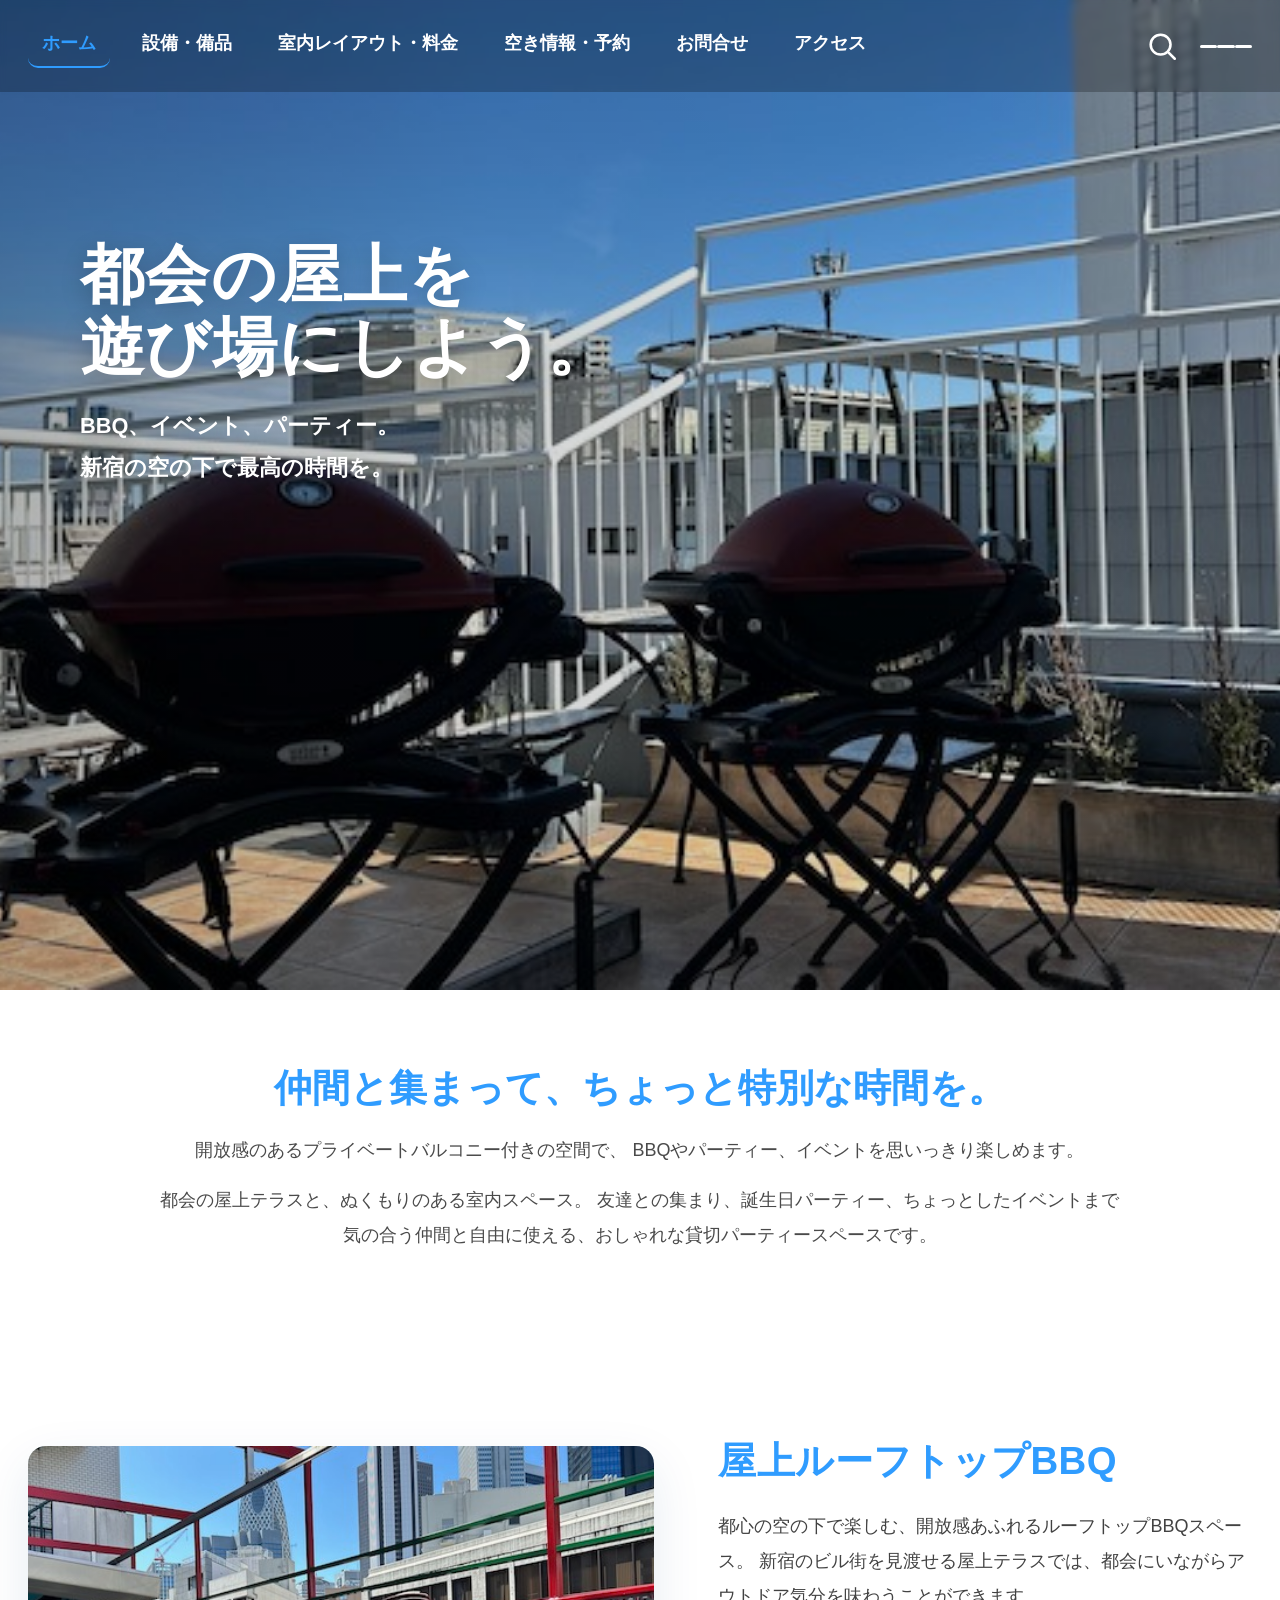
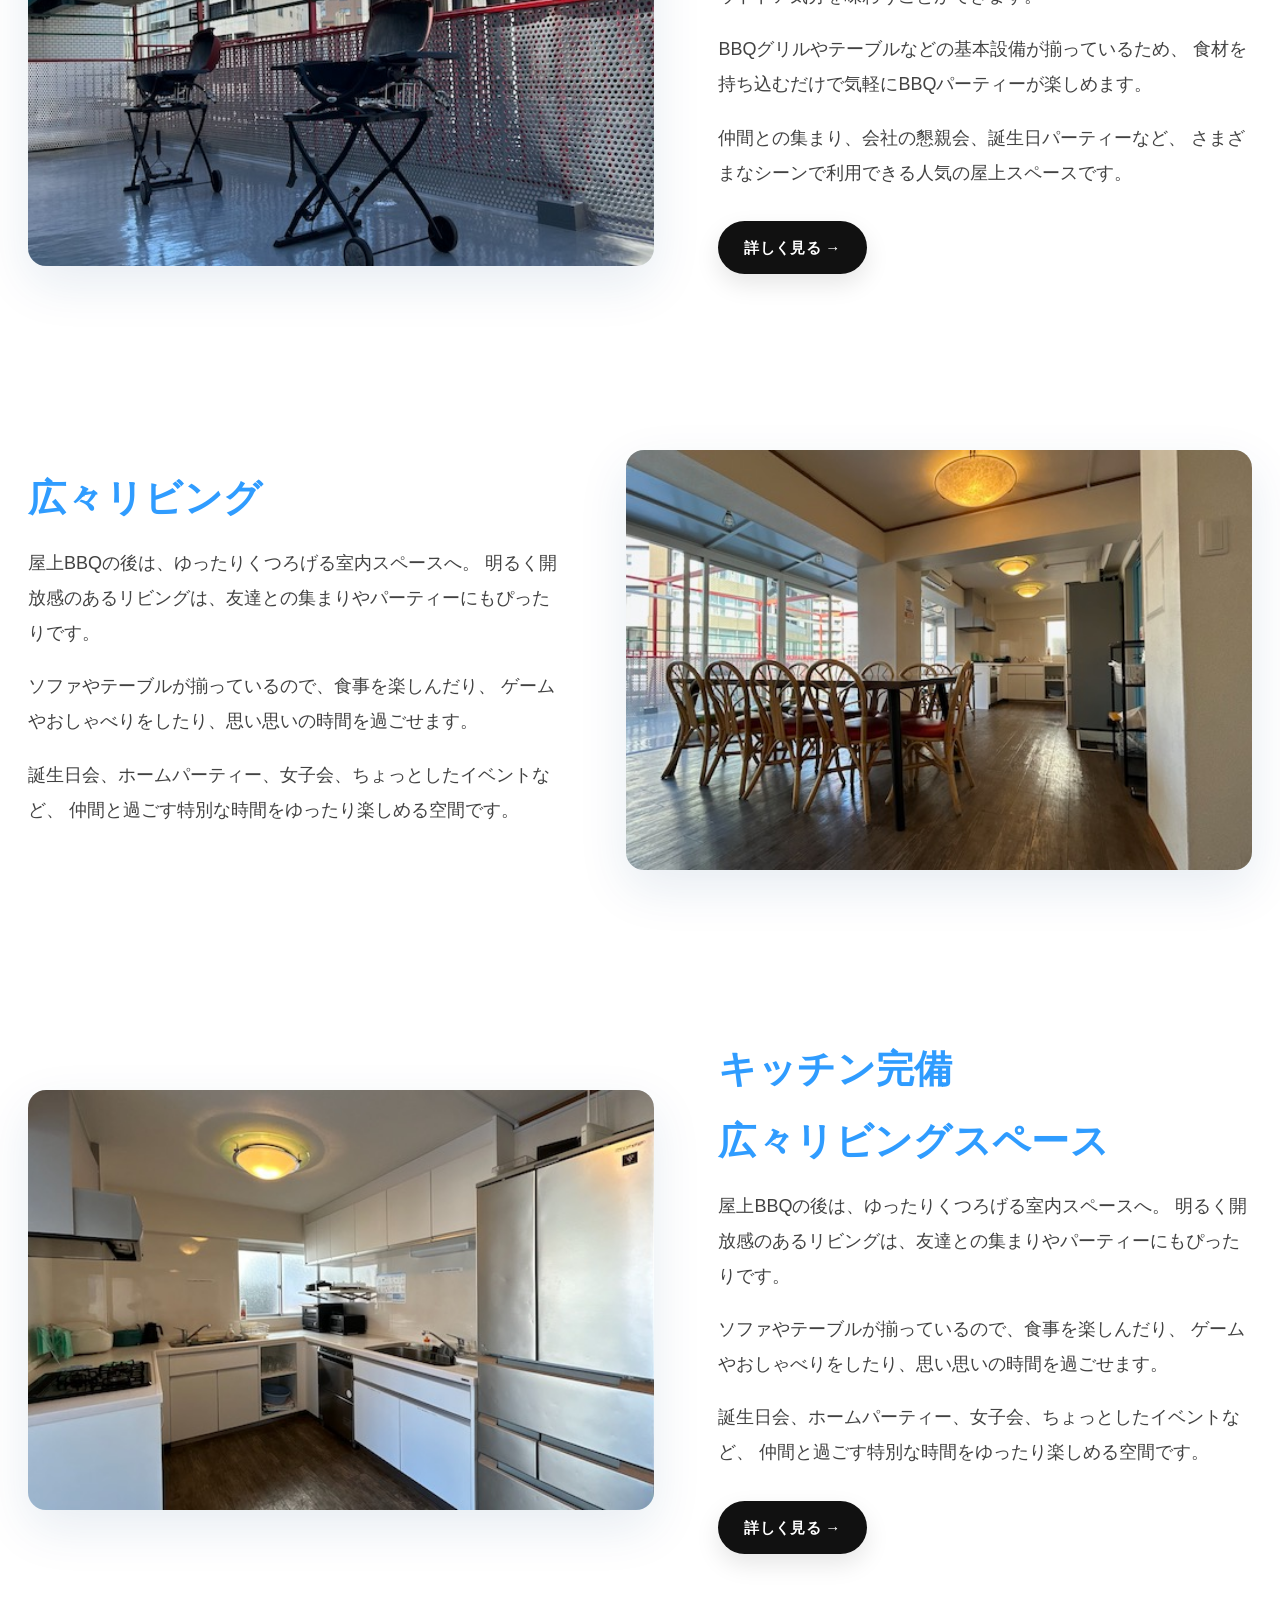
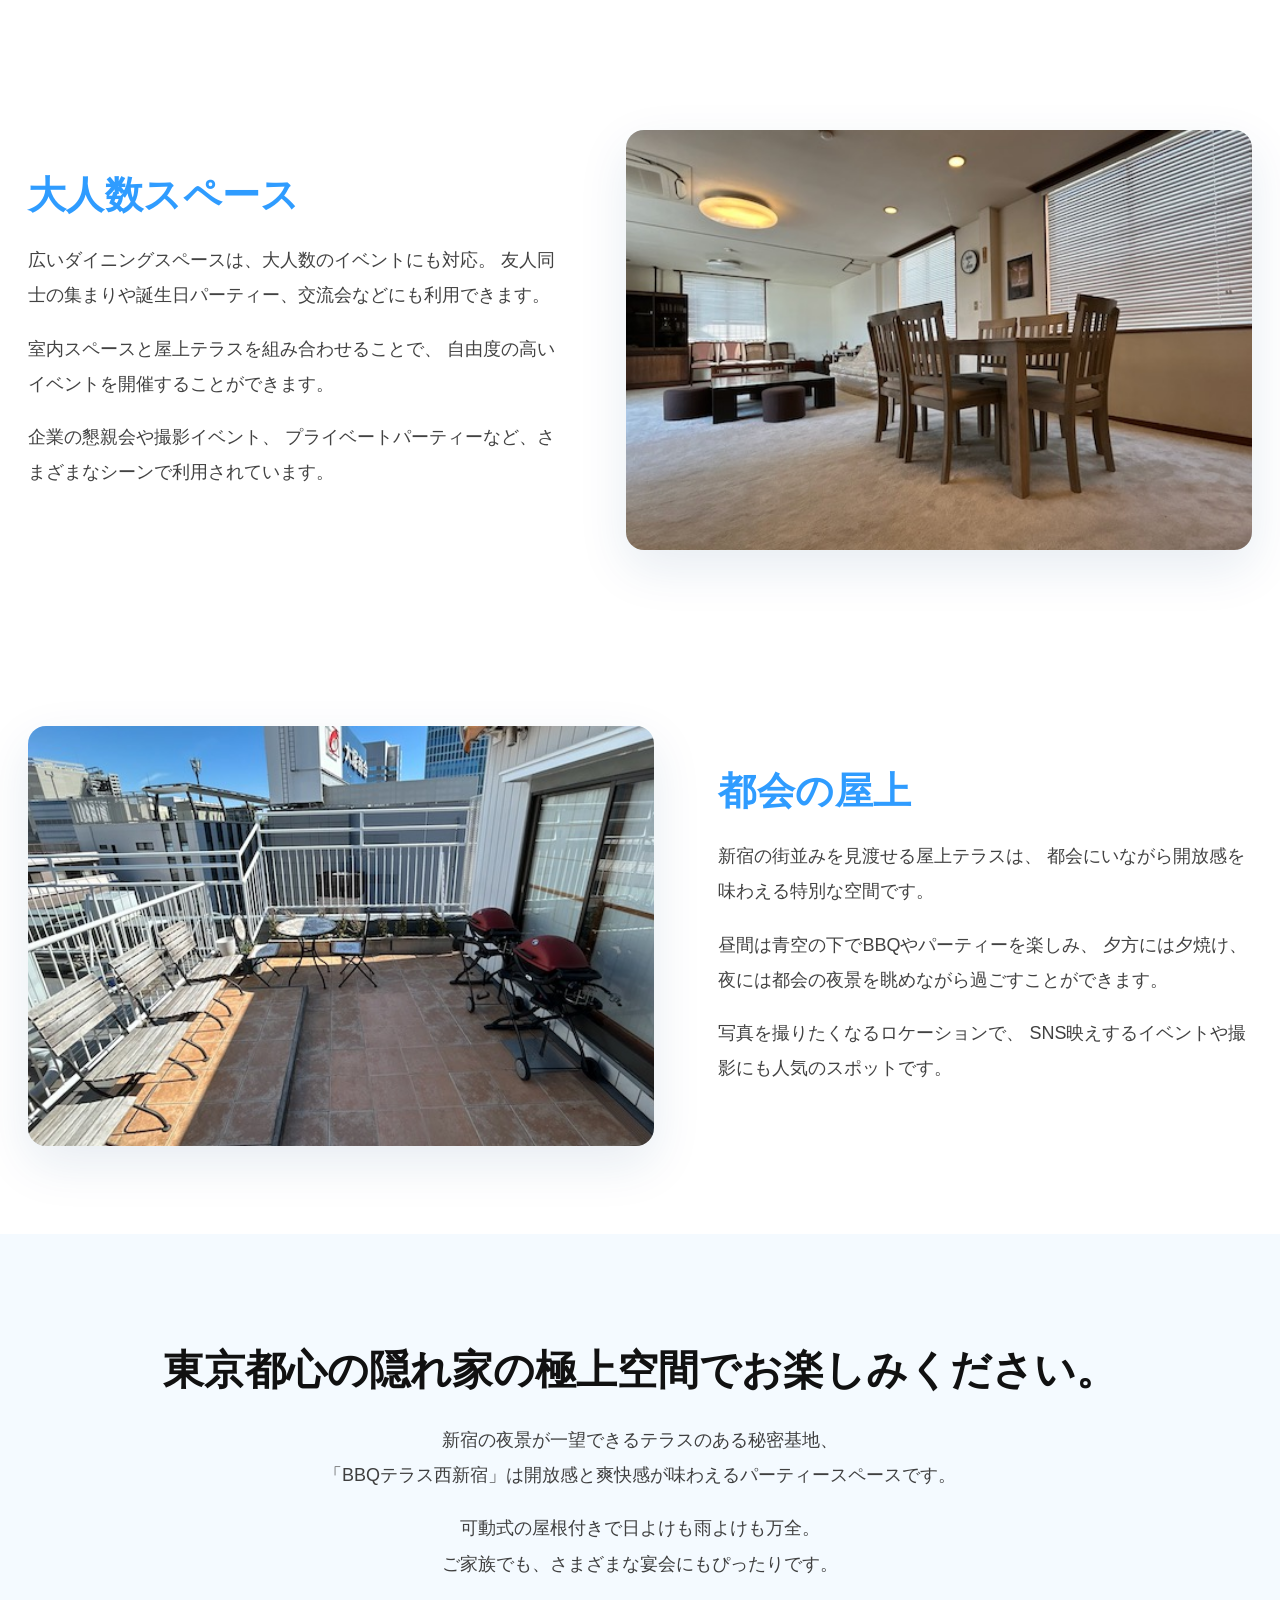
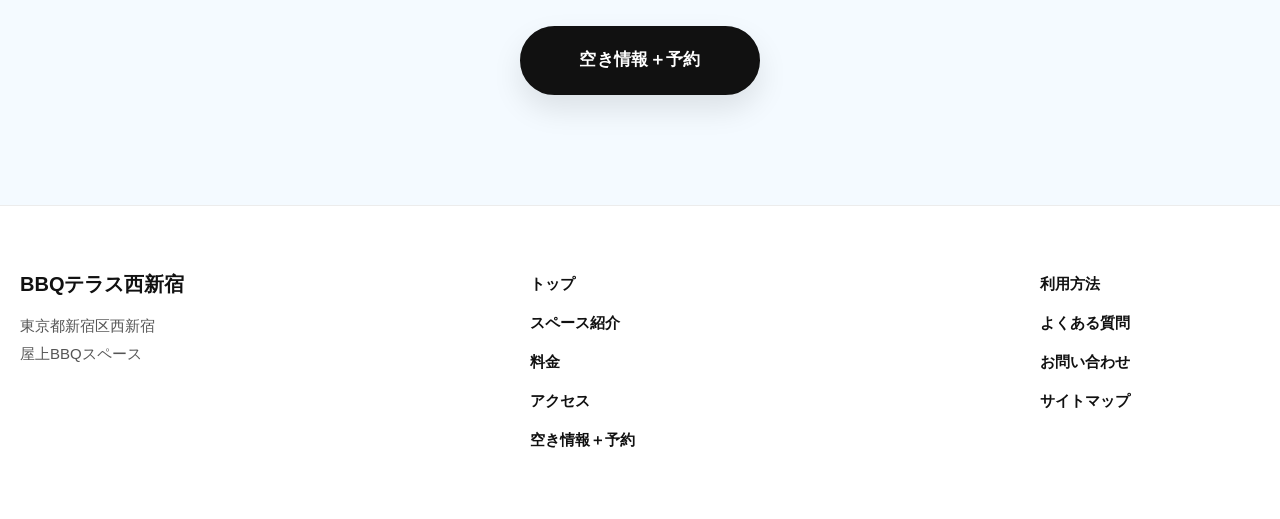
<file: index.html>
<!DOCTYPE html>
<html lang="ja">

<head>
  <meta charset="UTF-8">
  <meta name="viewport" content="width=device-width, initial-scale=1.0">

  <title>BBQテラス西新宿 | 屋上BBQ・パーティー・イベントが楽しめるレンタルスペース</title>
  <meta name="description"
    content="新宿の空の下でBBQ・パーティー・イベントを楽しめる屋上レンタルスペース。テラス付きのおしゃれな空間で、友達との集まりや誕生日会、撮影、貸切イベントにもおすすめです。">
  <meta name="keywords" content="BBQテラス西新宿, 新宿 BBQ, 屋上BBQ, パーティースペース, レンタルスペース, テラス付きスペース, 貸切パーティー, 西新宿 イベントスペース">
  <meta name="robots" content="index, follow">

  <meta property="og:type" content="website">
  <meta property="og:title" content="BBQテラス西新宿 | 屋上BBQ・パーティー・イベントが楽しめるレンタルスペース">
  <meta property="og:description"
    content="新宿の空の下でBBQ・パーティー・イベントを楽しめる屋上レンタルスペース。テラス付きのおしゃれな空間で、友達との集まりや誕生日会、撮影、貸切イベントにもおすすめです。">
  <meta property="og:image" content="IMG_1051.jpeg">
  <meta property="og:locale" content="ja_JP">
  <meta property="og:site_name" content="BBQテラス西新宿">

  <meta name="twitter:card" content="summary_large_image">
  <meta name="twitter:title" content="BBQテラス西新宿 | 屋上BBQ・パーティー・イベントが楽しめるレンタルスペース">
  <meta name="twitter:description" content="新宿の空の下でBBQ・パーティー・イベントを楽しめる屋上レンタルスペース。">
  <meta name="twitter:image" content="IMG_1051.jpeg">

  <link rel="stylesheet" href="style.css">
</head>

<body>

  <header class="site-header">
    <div class="nav">
      <div class="logo">BBQテラス西新宿</div>

      <nav class="main-nav">
        <ul class="menu">
          <li><a href="index.html" class="active">ホーム</a></li>
          <li><a href="equipment.html">設備・備品</a></li>
          <li><a href="layout-price.html">室内レイアウト・料金</a></li>
          <li><a href="reserve.html">空き情報・予約</a></li>
          <li><a href="contact.html">お問合せ</a></li>
          <li><a href="access.html">アクセス</a></li>
        </ul>

        <div class="nav-icons">
          <a href="search.html" class="icon-btn" aria-label="検索">
            <svg viewBox="0 0 24 24" aria-hidden="true">
              <circle cx="11" cy="11" r="7"></circle>
              <line x1="16.65" y1="16.65" x2="21" y2="21"></line>
            </svg>
          </a>

          <button class="icon-btn menu-toggle" type="button" aria-label="メニューを開く">
            <span></span>
            <span></span>
            <span></span>
          </button>
        </div>
      </nav>
    </div>
  </header>


  <section class="hero">

    <div class="hero-copy">

      <h1>都会の屋上を<br>遊び場にしよう。</h1>

      <p>
        BBQ、イベント、パーティー。<br>
        新宿の空の下で最高の時間を。
      </p>

    </div>

  </section>

  <section class="intro">

    <div class="intro-inner">

      <p class="lead">
        仲間と集まって、ちょっと特別な時間を。
      </p>

      <p>
        開放感のあるプライベートバルコニー付きの空間で、
        BBQやパーティー、イベントを思いっきり楽しめます。
      </p>

      <p>
        都会の屋上テラスと、ぬくもりのある室内スペース。
        友達との集まり、誕生日パーティー、ちょっとしたイベントまで
        気の合う仲間と自由に使える、おしゃれな貸切パーティースペースです。
      </p>

    </div>

  </section>

  <!-- 01 -->

  <section class="feature-block">

    <div class="feature-inner">

      <div class="feature-image">
        <img src="01.jpeg">
      </div>

      <div class="feature-text">

        <h2>屋上ルーフトップBBQ</h2>

        <p>
          都心の空の下で楽しむ、開放感あふれるルーフトップBBQスペース。
          新宿のビル街を見渡せる屋上テラスでは、都会にいながらアウトドア気分を味わうことができます。
        </p>

        <p>
          BBQグリルやテーブルなどの基本設備が揃っているため、
          食材を持ち込むだけで気軽にBBQパーティーが楽しめます。
        </p>

        <p>
          仲間との集まり、会社の懇親会、誕生日パーティーなど、
          さまざまなシーンで利用できる人気の屋上スペースです。
        </p>

        <a href="bbq.html" class="more">詳しく見る →</a>

      </div>

    </div>

  </section>



  <!-- 02 -->

  <section class="feature-block alt">

    <div class="feature-inner">

      <div class="feature-image">
        <img src="./02.jpeg">
      </div>

      <div class="feature-text">

        <h2>広々リビング</h2>

        <p>
          屋上BBQの後は、ゆったりくつろげる室内スペースへ。
          明るく開放感のあるリビングは、友達との集まりやパーティーにもぴったりです。
        </p>

        <p>
          ソファやテーブルが揃っているので、食事を楽しんだり、
          ゲームやおしゃべりをしたり、思い思いの時間を過ごせます。
        </p>

        <p>
          誕生日会、ホームパーティー、女子会、ちょっとしたイベントなど、
          仲間と過ごす特別な時間をゆったり楽しめる空間です。
        </p>

      </div>

    </div>

  </section>



  <!-- 03 -->

  <section class="feature-block">

    <div class="feature-inner">

      <div class="feature-image">
        <img src="./03.jpeg">
      </div>

      <div class="feature-text">

        <h2>キッチン完備</h2>

        <h2>広々リビングスペース</h2>

        <p>
          屋上BBQの後は、ゆったりくつろげる室内スペースへ。
          明るく開放感のあるリビングは、友達との集まりやパーティーにもぴったりです。
        </p>

        <p>
          ソファやテーブルが揃っているので、食事を楽しんだり、
          ゲームやおしゃべりをしたり、思い思いの時間を過ごせます。
        </p>

        <p>
          誕生日会、ホームパーティー、女子会、ちょっとしたイベントなど、
          仲間と過ごす特別な時間をゆったり楽しめる空間です。
        </p>

        <a href="living.html" class="more">詳しく見る →</a>

      </div>

    </div>

  </section>



  <!-- 04 -->

  <section class="feature-block alt">

    <div class="feature-inner">

      <div class="feature-image">
        <img src="./04.jpeg">
      </div>

      <div class="feature-text">

        <h2>大人数スペース</h2>

        <p>
          広いダイニングスペースは、大人数のイベントにも対応。
          友人同士の集まりや誕生日パーティー、交流会などにも利用できます。
        </p>

        <p>
          室内スペースと屋上テラスを組み合わせることで、
          自由度の高いイベントを開催することができます。
        </p>

        <p>
          企業の懇親会や撮影イベント、
          プライベートパーティーなど、さまざまなシーンで利用されています。
        </p>

      </div>

    </div>

  </section>



  <!-- 05 -->

  <section class="feature-block">

    <div class="feature-inner">

      <div class="feature-image">
        <img src="./05.jpeg">
      </div>

      <div class="feature-text">

        <h2>都会の屋上</h2>

        <p>
          新宿の街並みを見渡せる屋上テラスは、
          都会にいながら開放感を味わえる特別な空間です。
        </p>

        <p>
          昼間は青空の下でBBQやパーティーを楽しみ、
          夕方には夕焼け、夜には都会の夜景を眺めながら過ごすことができます。
        </p>

        <p>
          写真を撮りたくなるロケーションで、
          SNS映えするイベントや撮影にも人気のスポットです。
        </p>

      </div>

    </div>

  </section>

  <section class="reserve">

    <div class="reserve-inner">

      <h2>
        東京都心の隠れ家の極上空間でお楽しみください。
      </h2>

      <p>
        新宿の夜景が一望できるテラスのある秘密基地、<br>
        「BBQテラス西新宿」は開放感と爽快感が味わえるパーティースペースです。
      </p>

      <p>
        可動式の屋根付きで日よけも雨よけも万全。<br>
        ご家族でも、さまざまな宴会にもぴったりです。
      </p>

      <a href="reserve.html" class="reserve-btn">
        空き情報＋予約
      </a>

    </div>

  </section>

  <footer>

    <div class="footer-inner">

      <div class="footer-col">

        <h4>BBQテラス西新宿</h4>

        <p>
          東京都新宿区西新宿<br>
          屋上BBQスペース
        </p>

      </div>


      <div class="footer-col">

        <ul>

          <li><a href="#">トップ</a></li>
          <li><a href="#">スペース紹介</a></li>
          <li><a href="#">料金</a></li>
          <li><a href="#">アクセス</a></li>
          <li><a href="#">空き情報＋予約</a></li>

        </ul>

      </div>


      <div class="footer-col">

        <ul>

          <li><a href="#">利用方法</a></li>
          <li><a href="#">よくある質問</a></li>
          <li><a href="#">お問い合わせ</a></li>
          <li><a href="sitemap.html">サイトマップ</a></li>

        </ul>

      </div>

    </div>

  </footer>


</body>

</html>
</file>
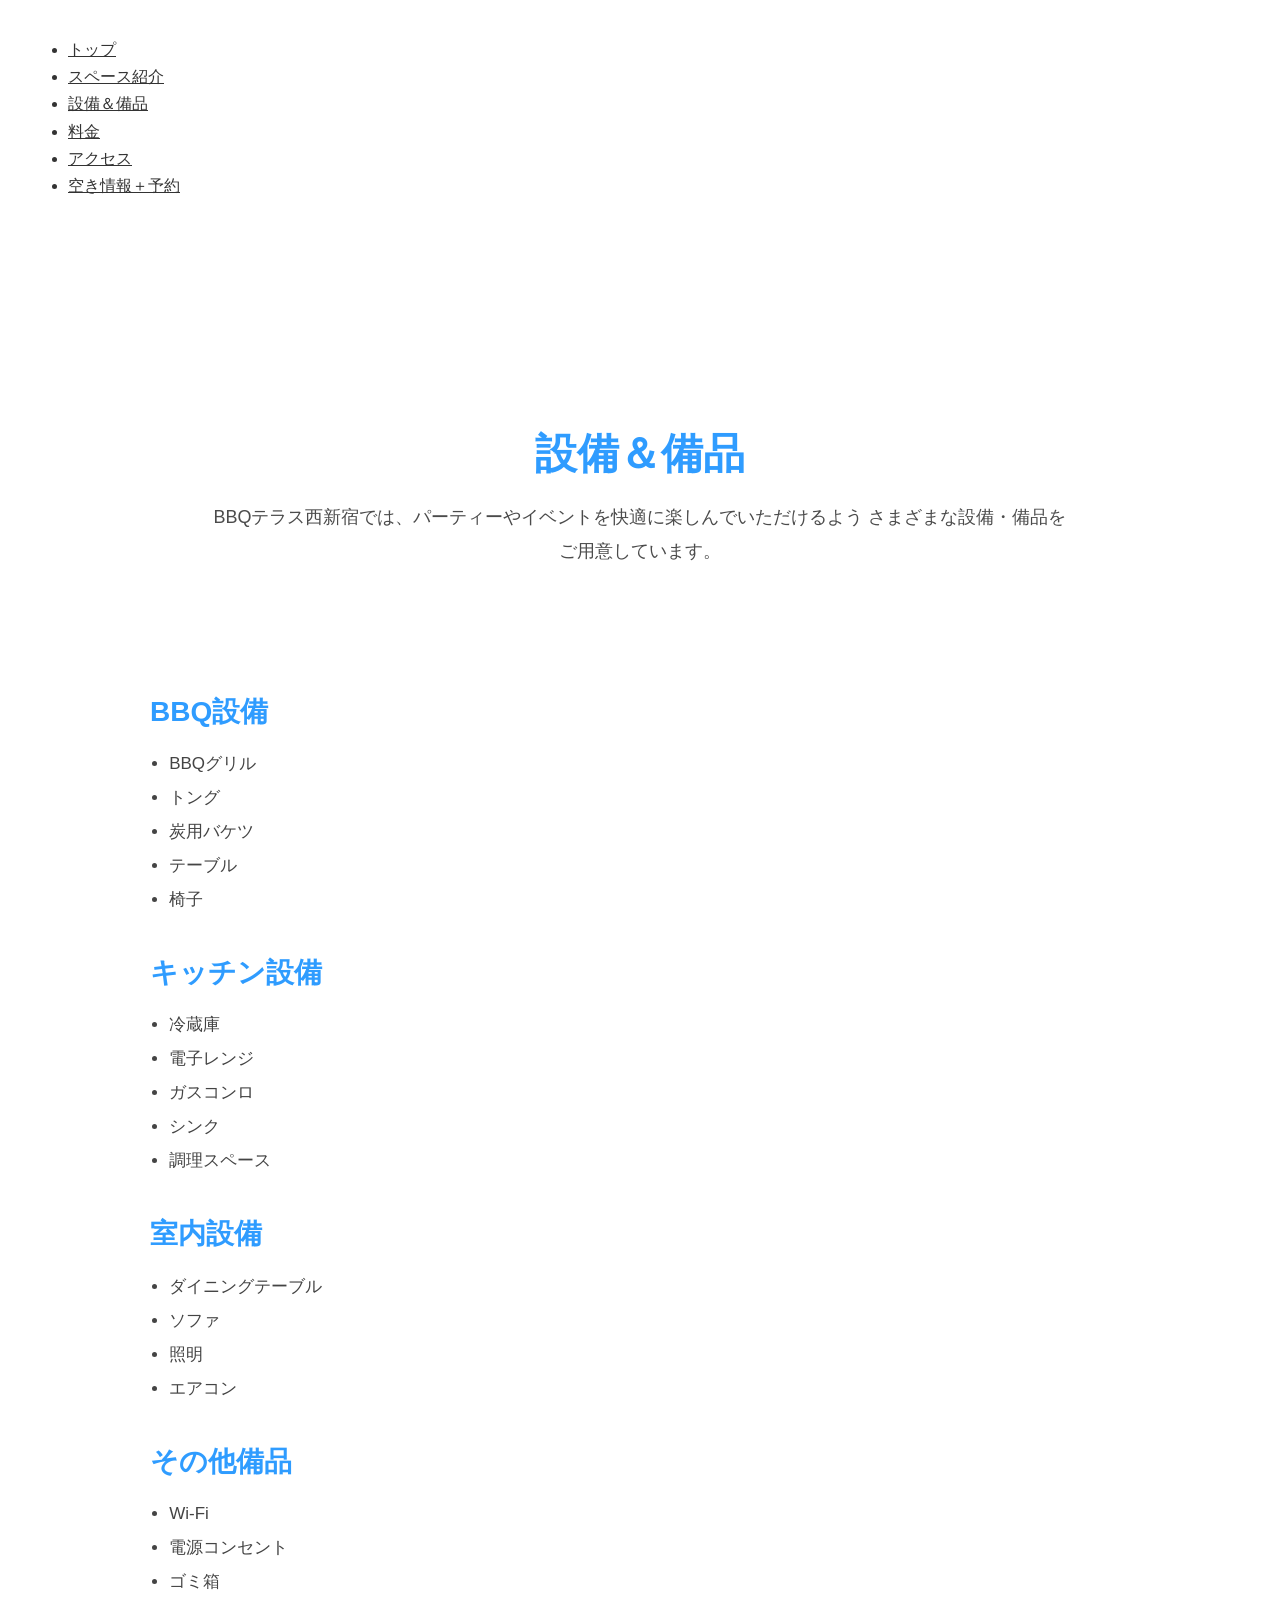
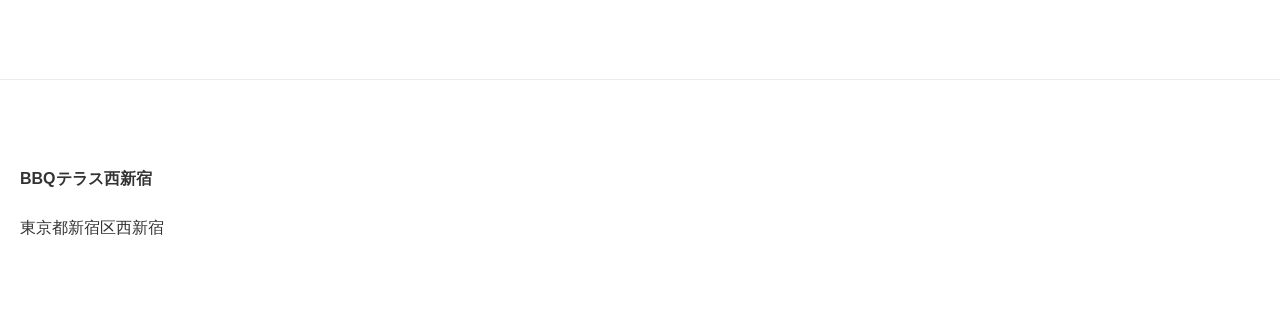
<file: equipment.html>
<!DOCTYPE html>
<html lang="ja">

<head>

    <meta charset="UTF-8">
    <meta name="viewport" content="width=device-width, initial-scale=1">

    <title>設備＆備品 | BBQテラス西新宿</title>

    <link rel="stylesheet" href="style.css">

</head>

<body>


    <header>

        <div class="nav">

            <div class="logo">
                BBQテラス西新宿
            </div>

            <ul>

                <li><a href="index.html">トップ</a></li>
                <li><a href="#">スペース紹介</a></li>
                <li><a href="equipment.html">設備＆備品</a></li>
                <li><a href="#">料金</a></li>
                <li><a href="#">アクセス</a></li>
                <li><a href="reserve.html">空き情報＋予約</a></li>

            </ul>

        </div>

    </header>



    <section class="page-title">

        <h1>設備＆備品</h1>

        <p>
            BBQテラス西新宿では、パーティーやイベントを快適に楽しんでいただけるよう
            さまざまな設備・備品をご用意しています。
        </p>

    </section>



    <section class="equipment">

        <div class="equipment-inner">


            <h2>BBQ設備</h2>

            <ul>

                <li>BBQグリル</li>
                <li>トング</li>
                <li>炭用バケツ</li>
                <li>テーブル</li>
                <li>椅子</li>

            </ul>



            <h2>キッチン設備</h2>

            <ul>

                <li>冷蔵庫</li>
                <li>電子レンジ</li>
                <li>ガスコンロ</li>
                <li>シンク</li>
                <li>調理スペース</li>

            </ul>



            <h2>室内設備</h2>

            <ul>

                <li>ダイニングテーブル</li>
                <li>ソファ</li>
                <li>照明</li>
                <li>エアコン</li>

            </ul>



            <h2>その他備品</h2>

            <ul>

                <li>Wi-Fi</li>
                <li>電源コンセント</li>
                <li>ゴミ箱</li>

            </ul>


        </div>

    </section>



    <footer>

        <div class="footer-inner">

            <div>

                <h4>BBQテラス西新宿</h4>

                <p>
                    東京都新宿区西新宿
                </p>

            </div>

        </div>

    </footer>


</body>

</html>
</file>
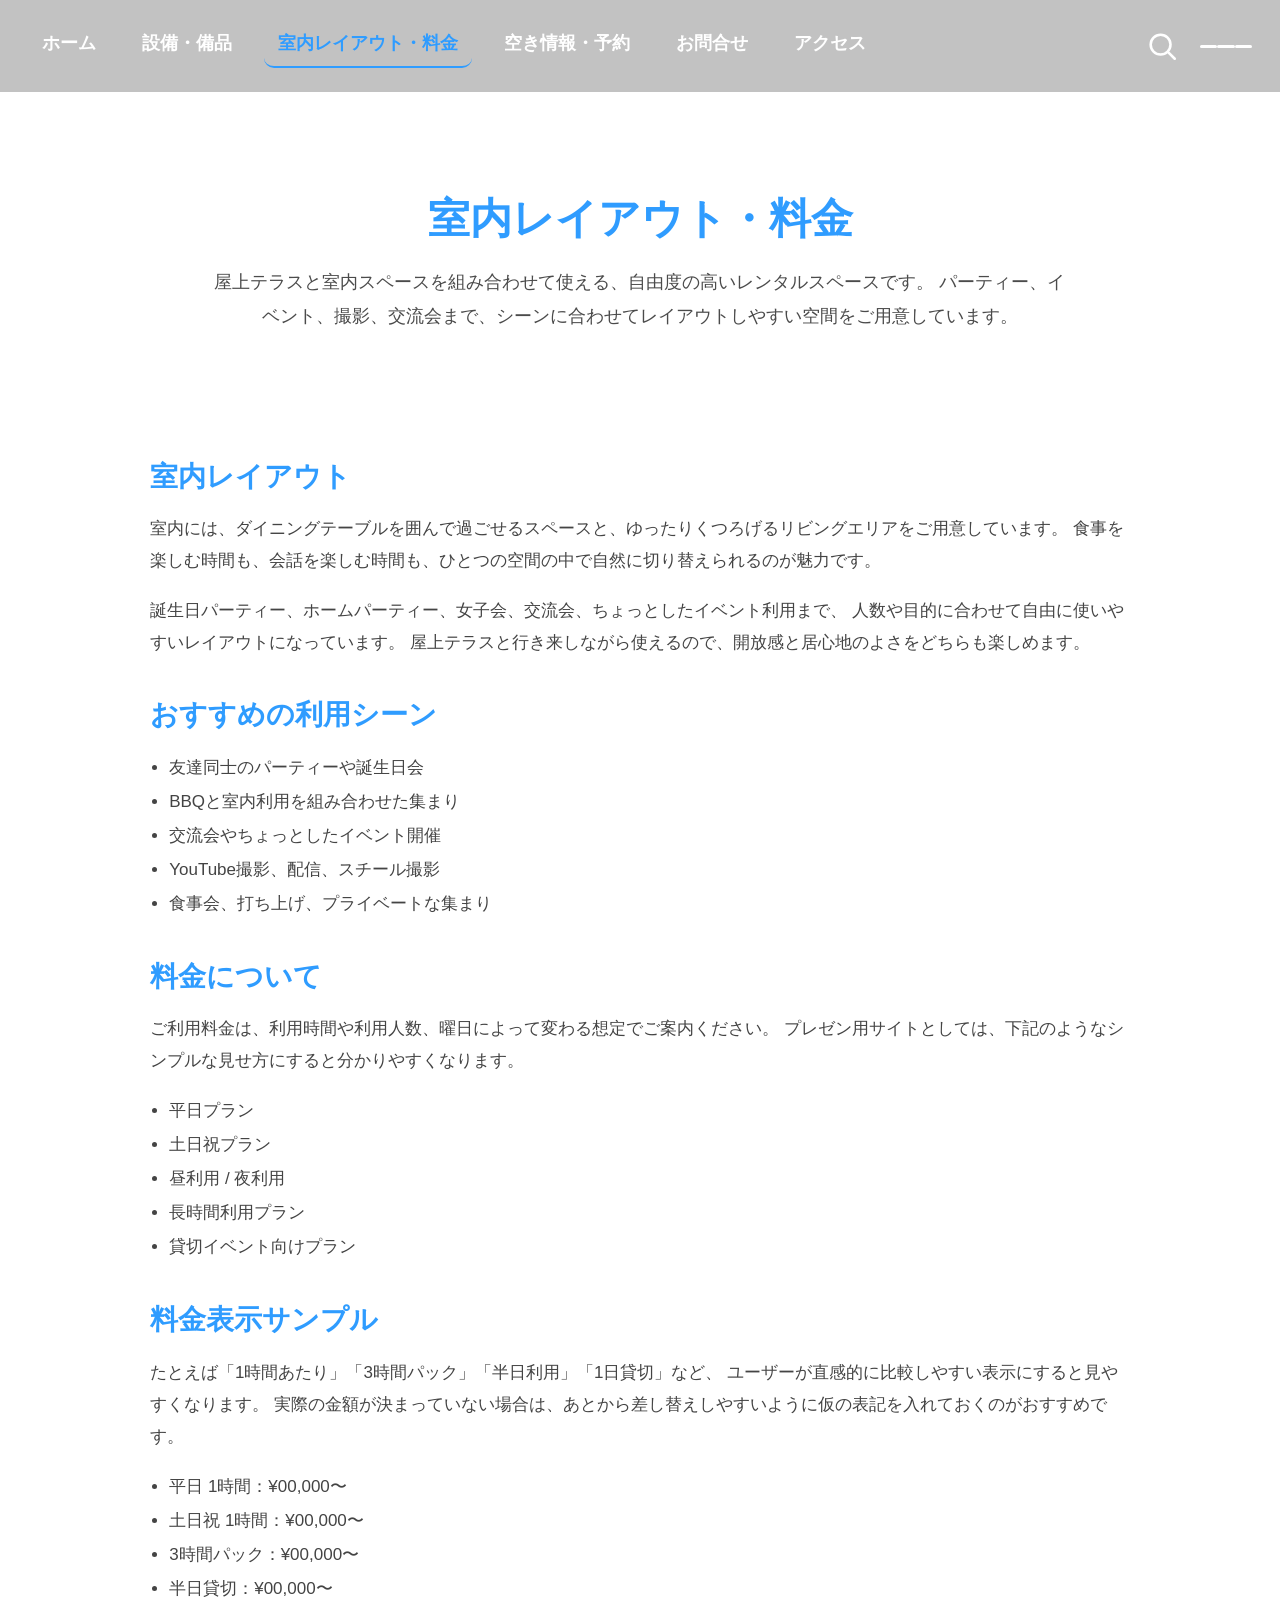
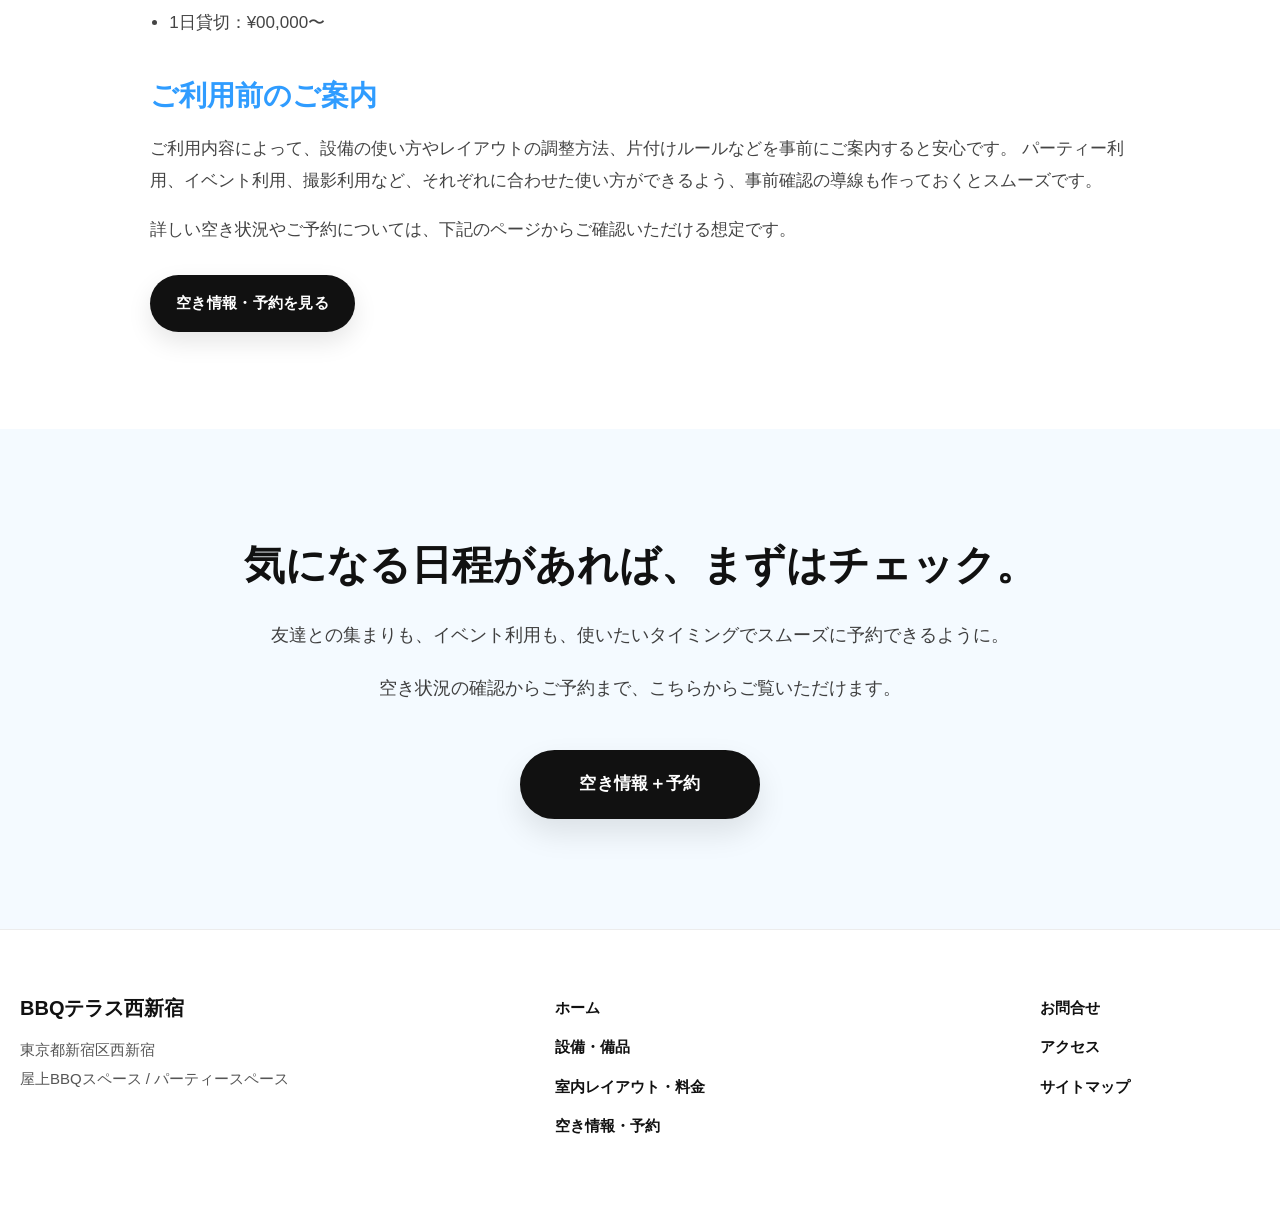
<file: layout-price.html>
<!DOCTYPE html>
<html lang="ja">

<head>
    <meta charset="UTF-8">
    <meta name="viewport" content="width=device-width, initial-scale=1.0">
    <title>室内レイアウト・料金 | BBQテラス西新宿</title>
    <link rel="stylesheet" href="style.css">
</head>

<body>

    <header class="site-header">
        <div class="nav">
            <div class="logo">BBQテラス西新宿</div>

            <nav class="main-nav">
                <ul class="menu">
                    <li><a href="index.html">ホーム</a></li>
                    <li><a href="equipment.html">設備・備品</a></li>
                    <li><a href="layout-price.html" class="active">室内レイアウト・料金</a></li>
                    <li><a href="reserve.html">空き情報・予約</a></li>
                    <li><a href="contact.html">お問合せ</a></li>
                    <li><a href="access.html">アクセス</a></li>
                </ul>

                <div class="nav-icons">
                    <a href="search.html" class="icon-btn" aria-label="検索">
                        <svg viewBox="0 0 24 24" aria-hidden="true">
                            <circle cx="11" cy="11" r="7"></circle>
                            <line x1="16.65" y1="16.65" x2="21" y2="21"></line>
                        </svg>
                    </a>

                    <button class="icon-btn menu-toggle" type="button" aria-label="メニューを開く">
                        <span></span>
                        <span></span>
                        <span></span>
                    </button>
                </div>
            </nav>
        </div>
    </header>

    <section class="page-title">
        <h1>室内レイアウト・料金</h1>
        <p>
            屋上テラスと室内スペースを組み合わせて使える、自由度の高いレンタルスペースです。
            パーティー、イベント、撮影、交流会まで、シーンに合わせてレイアウトしやすい空間をご用意しています。
        </p>
    </section>

    <section class="layout-price">
        <div class="layout-price-inner">

            <h2>室内レイアウト</h2>
            <p>
                室内には、ダイニングテーブルを囲んで過ごせるスペースと、ゆったりくつろげるリビングエリアをご用意しています。
                食事を楽しむ時間も、会話を楽しむ時間も、ひとつの空間の中で自然に切り替えられるのが魅力です。
            </p>
            <p>
                誕生日パーティー、ホームパーティー、女子会、交流会、ちょっとしたイベント利用まで、
                人数や目的に合わせて自由に使いやすいレイアウトになっています。
                屋上テラスと行き来しながら使えるので、開放感と居心地のよさをどちらも楽しめます。
            </p>

            <h2>おすすめの利用シーン</h2>
            <ul>
                <li>友達同士のパーティーや誕生日会</li>
                <li>BBQと室内利用を組み合わせた集まり</li>
                <li>交流会やちょっとしたイベント開催</li>
                <li>YouTube撮影、配信、スチール撮影</li>
                <li>食事会、打ち上げ、プライベートな集まり</li>
            </ul>

            <h2>料金について</h2>
            <p>
                ご利用料金は、利用時間や利用人数、曜日によって変わる想定でご案内ください。
                プレゼン用サイトとしては、下記のようなシンプルな見せ方にすると分かりやすくなります。
            </p>
            <ul>
                <li>平日プラン</li>
                <li>土日祝プラン</li>
                <li>昼利用 / 夜利用</li>
                <li>長時間利用プラン</li>
                <li>貸切イベント向けプラン</li>
            </ul>

            <h2>料金表示サンプル</h2>
            <p>
                たとえば「1時間あたり」「3時間パック」「半日利用」「1日貸切」など、
                ユーザーが直感的に比較しやすい表示にすると見やすくなります。
                実際の金額が決まっていない場合は、あとから差し替えしやすいように仮の表記を入れておくのがおすすめです。
            </p>

            <ul>
                <li>平日 1時間：¥00,000〜</li>
                <li>土日祝 1時間：¥00,000〜</li>
                <li>3時間パック：¥00,000〜</li>
                <li>半日貸切：¥00,000〜</li>
                <li>1日貸切：¥00,000〜</li>
            </ul>

            <h2>ご利用前のご案内</h2>
            <p>
                ご利用内容によって、設備の使い方やレイアウトの調整方法、片付けルールなどを事前にご案内すると安心です。
                パーティー利用、イベント利用、撮影利用など、それぞれに合わせた使い方ができるよう、事前確認の導線も作っておくとスムーズです。
            </p>
            <p>
                詳しい空き状況やご予約については、下記のページからご確認いただける想定です。
            </p>

            <p>
                <a href="reserve.html" class="more">空き情報・予約を見る</a>
            </p>

        </div>
    </section>

    <section class="reserve">
        <div class="reserve-inner">
            <h2>気になる日程があれば、まずはチェック。</h2>
            <p>
                友達との集まりも、イベント利用も、使いたいタイミングでスムーズに予約できるように。
            </p>
            <p>
                空き状況の確認からご予約まで、こちらからご覧いただけます。
            </p>
            <a href="reserve.html" class="reserve-btn">空き情報＋予約</a>
        </div>
    </section>

    <footer>
        <div class="footer-inner">

            <div class="footer-col">
                <h4>BBQテラス西新宿</h4>
                <p>
                    東京都新宿区西新宿<br>
                    屋上BBQスペース / パーティースペース
                </p>
            </div>

            <div class="footer-col">
                <ul>
                    <li><a href="index.html">ホーム</a></li>
                    <li><a href="equipment.html">設備・備品</a></li>
                    <li><a href="layout-price.html">室内レイアウト・料金</a></li>
                    <li><a href="reserve.html">空き情報・予約</a></li>
                </ul>
            </div>

            <div class="footer-col">
                <ul>
                    <li><a href="contact.html">お問合せ</a></li>
                    <li><a href="access.html">アクセス</a></li>
                    <li><a href="sitemap.html">サイトマップ</a></li>
                </ul>
            </div>

        </div>
    </footer>

</body>

</html>
</file>
<file: style.css>
* {
    box-sizing: border-box;
}

html {
    scroll-behavior: smooth;
}

body {
    margin: 0;
    font-family: -apple-system, BlinkMacSystemFont, "Segoe UI", Roboto, "Hiragino Kaku Gothic ProN", "Hiragino Sans", "Yu Gothic", Meiryo, sans-serif;
    background: #ffffff;
    color: #333333;
    line-height: 1.7;
}

img {
    max-width: 100%;
    height: auto;
    display: block;
}

a {
    color: inherit;
}


/* =========================
   header / navigation
========================= */

.site-header {
    position: fixed;
    top: 0;
    left: 0;
    width: 100%;
    z-index: 1000;
    background: rgba(0, 0, 0, 0.24);
    backdrop-filter: blur(3px);
    -webkit-backdrop-filter: blur(3px);
}

.nav {
    max-width: 1400px;
    margin: 0 auto;
    padding: 20px 28px;
    display: flex;
    align-items: center;
    justify-content: space-between;
    gap: 24px;
}

.logo {
    display: none;
}

.main-nav {
    width: 100%;
    display: flex;
    align-items: center;
    justify-content: space-between;
    gap: 24px;
}

.menu {
    display: flex;
    align-items: center;
    gap: 18px;
    list-style: none;
    margin: 0;
    padding: 0;
    flex-wrap: wrap;
}

.menu li {
    margin: 0;
    padding: 0;
}

.menu a {
    display: inline-block;
    padding: 10px 14px 14px;
    color: #ffffff;
    text-decoration: none;
    font-weight: 800;
    font-size: 18px;
    line-height: 1;
    border-radius: 10px;
    border-bottom: 2px solid transparent;
    transition: color 0.25s ease, border-color 0.25s ease, background-color 0.25s ease, opacity 0.25s ease;
}

.menu a:hover,
.menu a.active {
    color: #2f9cff;
    border-bottom-color: #2f9cff;
}

.nav-icons {
    display: flex;
    align-items: center;
    gap: 12px;
    flex-shrink: 0;
}

.icon-btn {
    width: 52px;
    height: 52px;
    display: inline-flex;
    align-items: center;
    justify-content: center;
    border: none;
    background: transparent;
    border-radius: 12px;
    cursor: pointer;
    transition: background-color 0.25s ease, opacity 0.25s ease;
    text-decoration: none;
    padding: 0;
}

.icon-btn:hover {
    background: rgba(47, 156, 255, 0.14);
}

.icon-btn svg {
    width: 34px;
    height: 34px;
    stroke: #ffffff;
    stroke-width: 1.8;
    fill: none;
    stroke-linecap: round;
    stroke-linejoin: round;
}

.menu-toggle span {
    display: block;
    width: 30px;
    height: 3px;
    background: #ffffff;
    border-radius: 999px;
    margin: 4px 0;
    transition: background-color 0.25s ease;
}

.menu-toggle:hover span {
    background: #2f9cff;
}


/* =========================
   hero
========================= */

.hero {
    position: relative;
    width: 100%;
    min-height: 110vh;
    padding-top: 120px;
    background-image: url("IMG_1051.jpeg");
    background-size: cover;
    background-position: center center;
    background-repeat: no-repeat;
    overflow: hidden;
}

.hero::before {
    content: "";
    position: absolute;
    inset: 0;
    background: linear-gradient(90deg,
            rgba(0, 0, 0, 0.30) 0%,
            rgba(0, 0, 0, 0.16) 38%,
            rgba(0, 0, 0, 0.08) 100%);
}

.hero-copy {
    position: relative;
    z-index: 2;
    max-width: 1200px;
    margin: 0 auto;
    padding: 120px 40px 160px;
    color: #ffffff;
}

.hero-copy h1 {
    margin: 0 0 22px;
    font-size: clamp(40px, 5vw, 76px);
    line-height: 1.12;
    font-weight: 900;
    letter-spacing: 0.02em;
    max-width: 900px;
    text-shadow: 0 8px 24px rgba(0, 0, 0, 0.22);
}

.hero-copy p {
    margin: 0;
    font-size: clamp(17px, 1.7vw, 24px);
    line-height: 1.9;
    font-weight: 600;
    max-width: 760px;
    text-shadow: 0 4px 16px rgba(0, 0, 0, 0.22);
}


/* =========================
   intro
========================= */

.intro {
    background: #ffffff;
    padding: 72px 20px 82px;
}

.intro-inner {
    max-width: 980px;
    margin: 0 auto;
    text-align: center;
}

.intro .lead {
    margin: 0 0 18px;
    font-size: clamp(26px, 3vw, 38px);
    font-weight: 800;
    color: #2f9cff;
    line-height: 1.4;
}

.intro p {
    margin: 0 0 16px;
    font-size: 18px;
    line-height: 1.9;
    color: #4a4a4a;
}


/* =========================
   feature blocks
========================= */

.feature-block {
    width: 100%;
    padding: 88px 0;
    background: #ffffff;
}

.feature-inner {
    max-width: 1320px;
    margin: 0 auto;
    padding: 0 28px;
    display: flex;
    align-items: center;
    gap: 64px;
}

.alt .feature-inner {
    flex-direction: row-reverse;
}

.feature-image {
    flex: 1 1 54%;
    height: 420px;
    border-radius: 18px;
    overflow: hidden;
    background: #eef7ff;
    box-shadow: 0 18px 50px rgba(18, 71, 126, 0.10);
}

.feature-image img {
    width: 100%;
    height: 100%;
    object-fit: cover;
    display: block;
}

.placeholder {
    display: flex;
    align-items: center;
    justify-content: center;
    font-size: 56px;
    font-weight: 900;
    color: #2f9cff;
    background: linear-gradient(135deg, #edf7ff 0%, #f8fbff 100%);
}

.feature-text {
    flex: 1 1 46%;
}

.feature-text h2 {
    margin: 0 0 26px;
    font-size: clamp(30px, 3vw, 58px);
    line-height: 1.18;
    color: #2f9cff;
    font-weight: 900;
    letter-spacing: 0.01em;
}

.feature-text p {
    margin: 0 0 18px;
    font-size: 18px;
    line-height: 1.95;
    color: #424242;
}

.more {
    display: inline-flex;
    align-items: center;
    justify-content: center;
    margin-top: 12px;
    padding: 14px 26px;
    border-radius: 999px;
    background: #111111;
    color: #ffffff;
    text-decoration: none;
    font-size: 15px;
    font-weight: 800;
    letter-spacing: 0.02em;
    transition: transform 0.2s ease, background-color 0.25s ease, color 0.25s ease, box-shadow 0.25s ease;
    box-shadow: 0 10px 24px rgba(0, 0, 0, 0.10);
}

.more:hover {
    background: #2f9cff;
    color: #ffffff;
    transform: translateY(-2px);
}


/* =========================
   page title / inner pages
========================= */

.page-title {
    margin-top: 120px;
    padding: 72px 20px 48px;
    text-align: center;
}

.page-title h1 {
    margin: 0 0 18px;
    font-size: 42px;
    line-height: 1.3;
    color: #2f9cff;
    font-weight: 900;
}

.page-title p {
    max-width: 860px;
    margin: 0 auto;
    font-size: 18px;
    line-height: 1.9;
    color: #4b4b4b;
}

.equipment,
.layout-price,
.contact-section,
.access-section,
.reserve-page {
    padding: 40px 20px 80px;
}

.equipment-inner,
.layout-price-inner,
.contact-inner,
.access-inner,
.reserve-page-inner {
    max-width: 980px;
    margin: 0 auto;
}

.equipment h2,
.layout-price h2,
.contact-section h2,
.access-section h2,
.reserve-page h2 {
    margin: 36px 0 16px;
    font-size: 28px;
    line-height: 1.4;
    color: #2f9cff;
    font-weight: 800;
}

.equipment p,
.layout-price p,
.contact-section p,
.access-section p,
.reserve-page p {
    font-size: 17px;
    line-height: 1.9;
    color: #444444;
}

.equipment ul,
.layout-price ul,
.contact-section ul,
.access-section ul,
.reserve-page ul {
    margin: 0;
    padding-left: 1.2em;
    line-height: 2;
}

.equipment li,
.layout-price li,
.contact-section li,
.access-section li,
.reserve-page li {
    font-size: 17px;
    color: #444444;
}


/* =========================
   reserve CTA
========================= */

.reserve {
    background: #f4faff;
    padding: 110px 20px;
    text-align: center;
}

.reserve-inner {
    max-width: 1000px;
    margin: 0 auto;
}

.reserve h2 {
    margin: 0 0 26px;
    font-size: clamp(30px, 3.2vw, 62px);
    line-height: 1.3;
    color: #111111;
    font-weight: 900;
}

.reserve p {
    margin: 0 0 18px;
    font-size: 18px;
    line-height: 1.95;
    color: #3f3f3f;
}

.reserve-btn {
    display: inline-flex;
    align-items: center;
    justify-content: center;
    min-width: 240px;
    margin-top: 26px;
    padding: 18px 34px;
    border: 2px solid #111111;
    border-radius: 999px;
    background: #111111;
    color: #ffffff;
    text-decoration: none;
    font-size: 17px;
    font-weight: 900;
    letter-spacing: 0.02em;
    transition: background-color 0.25s ease, border-color 0.25s ease, transform 0.2s ease, box-shadow 0.25s ease;
    box-shadow: 0 14px 30px rgba(0, 0, 0, 0.10);
}

.reserve-btn:hover {
    background: #2f9cff;
    border-color: #2f9cff;
    color: #ffffff;
    transform: translateY(-2px);
}


/* =========================
   footer
========================= */

footer {
    background: #ffffff;
    border-top: 1px solid #ececec;
    padding: 64px 20px 54px;
}

.footer-inner {
    max-width: 1280px;
    margin: 0 auto;
    display: flex;
    justify-content: space-between;
    gap: 56px;
    flex-wrap: wrap;
}

.footer-col {
    min-width: 220px;
}

.footer-col h4 {
    margin: 0 0 14px;
    font-size: 20px;
    line-height: 1.4;
    color: #111111;
    font-weight: 800;
}

.footer-col p {
    margin: 0;
    font-size: 15px;
    line-height: 1.9;
    color: #555555;
}

.footer-col ul {
    list-style: none;
    margin: 0;
    padding: 0;
}

.footer-col li {
    margin-bottom: 12px;
}

.footer-col a {
    text-decoration: none;
    color: #111111;
    font-size: 15px;
    font-weight: 700;
    transition: color 0.25s ease;
}

.footer-col a:hover {
    color: #2f9cff;
}


/* =========================
   utility
========================= */

.section-spacer {
    height: 32px;
}


/* =========================
   responsive
========================= */

@media (max-width: 1100px) {
    .nav {
        padding: 16px 18px;
    }

    .menu {
        gap: 8px;
    }

    .menu a {
        font-size: 16px;
        padding: 10px 10px 12px;
    }

    .icon-btn {
        width: 46px;
        height: 46px;
    }

    .icon-btn svg {
        width: 30px;
        height: 30px;
    }

    .menu-toggle span {
        width: 26px;
    }

    .hero {
        min-height: 100vh;
    }

    .hero-copy {
        padding: 110px 28px 120px;
    }

    .feature-inner {
        gap: 34px;
    }

    .feature-image {
        height: 360px;
    }

    .feature-text h2 {
        font-size: 42px;
    }
}

@media (max-width: 860px) {
    .main-nav {
        justify-content: flex-end;
    }

    .menu {
        display: none;
    }

    .hero {
        min-height: 88vh;
        background-position: center center;
    }

    .hero-copy {
        padding: 110px 20px 100px;
    }

    .hero-copy h1 {
        max-width: 100%;
    }

    .intro {
        padding: 56px 20px 64px;
    }

    .intro .lead {
        font-size: 28px;
    }

    .feature-block {
        padding: 64px 0;
    }

    .feature-inner,
    .alt .feature-inner {
        flex-direction: column;
        align-items: stretch;
    }

    .feature-image {
        height: 280px;
    }

    .feature-text h2 {
        font-size: 34px;
        margin-bottom: 20px;
    }

    .feature-text p {
        font-size: 16px;
        line-height: 1.9;
    }

    .reserve {
        padding: 80px 20px;
    }

    .reserve h2 {
        font-size: 34px;
    }

    .reserve p {
        font-size: 16px;
    }

    .footer-inner {
        flex-direction: column;
        gap: 28px;
    }
}

@media (max-width: 520px) {
    .hero {
        min-height: 82vh;
    }

    .hero-copy {
        padding: 98px 18px 84px;
    }

    .hero-copy h1 {
        font-size: 34px;
        line-height: 1.2;
    }

    .hero-copy p {
        font-size: 15px;
        line-height: 1.8;
    }

    .intro .lead {
        font-size: 24px;
    }

    .intro p {
        font-size: 16px;
    }

    .feature-inner {
        padding: 0 18px;
    }

    .feature-image {
        height: 220px;
        border-radius: 14px;
    }

    .feature-text h2 {
        font-size: 28px;
    }

    .page-title {
        margin-top: 96px;
        padding: 52px 18px 34px;
    }

    .page-title h1 {
        font-size: 30px;
    }

    .page-title p,
    .equipment p,
    .layout-price p,
    .contact-section p,
    .access-section p,
    .reserve-page p,
    .equipment li,
    .layout-price li,
    .contact-section li,
    .access-section li,
    .reserve-page li {
        font-size: 15px;
    }

    .reserve-btn,
    .more {
        width: 100%;
        max-width: 320px;
    }
}
</file>
